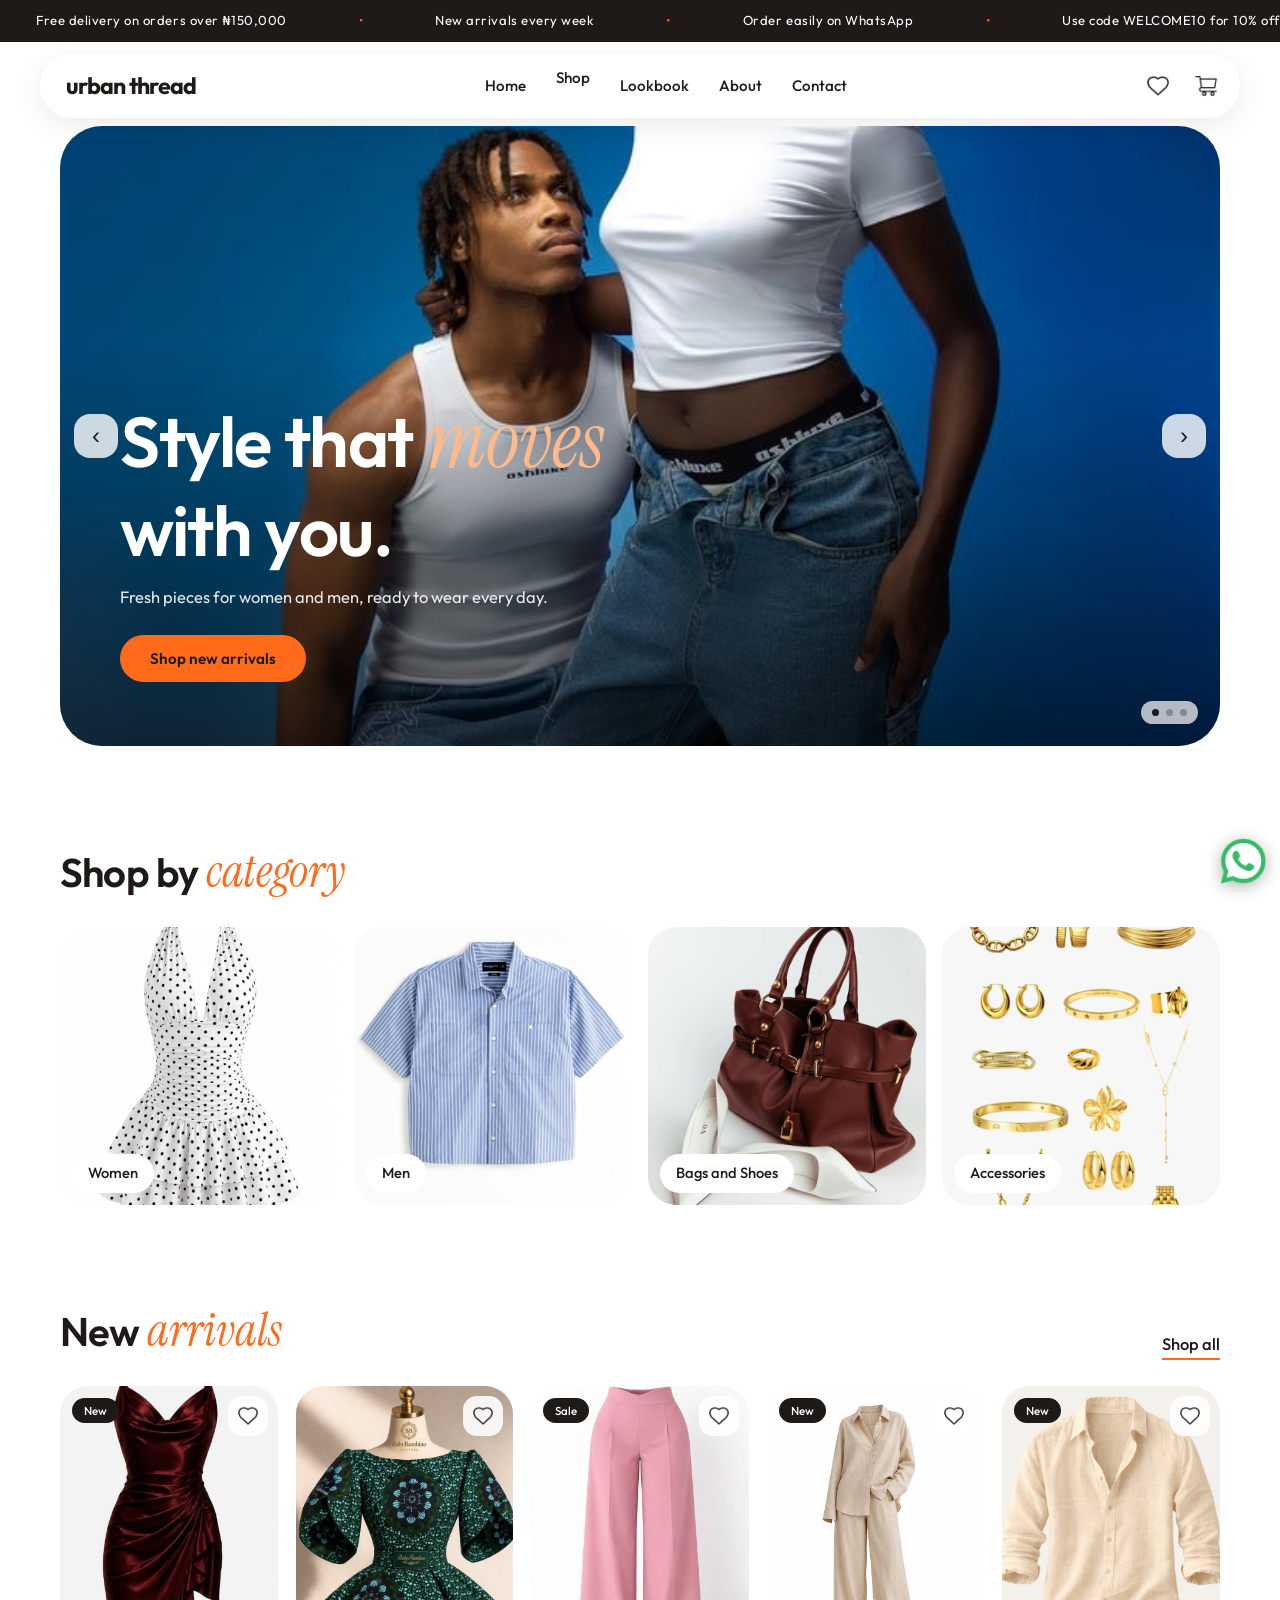
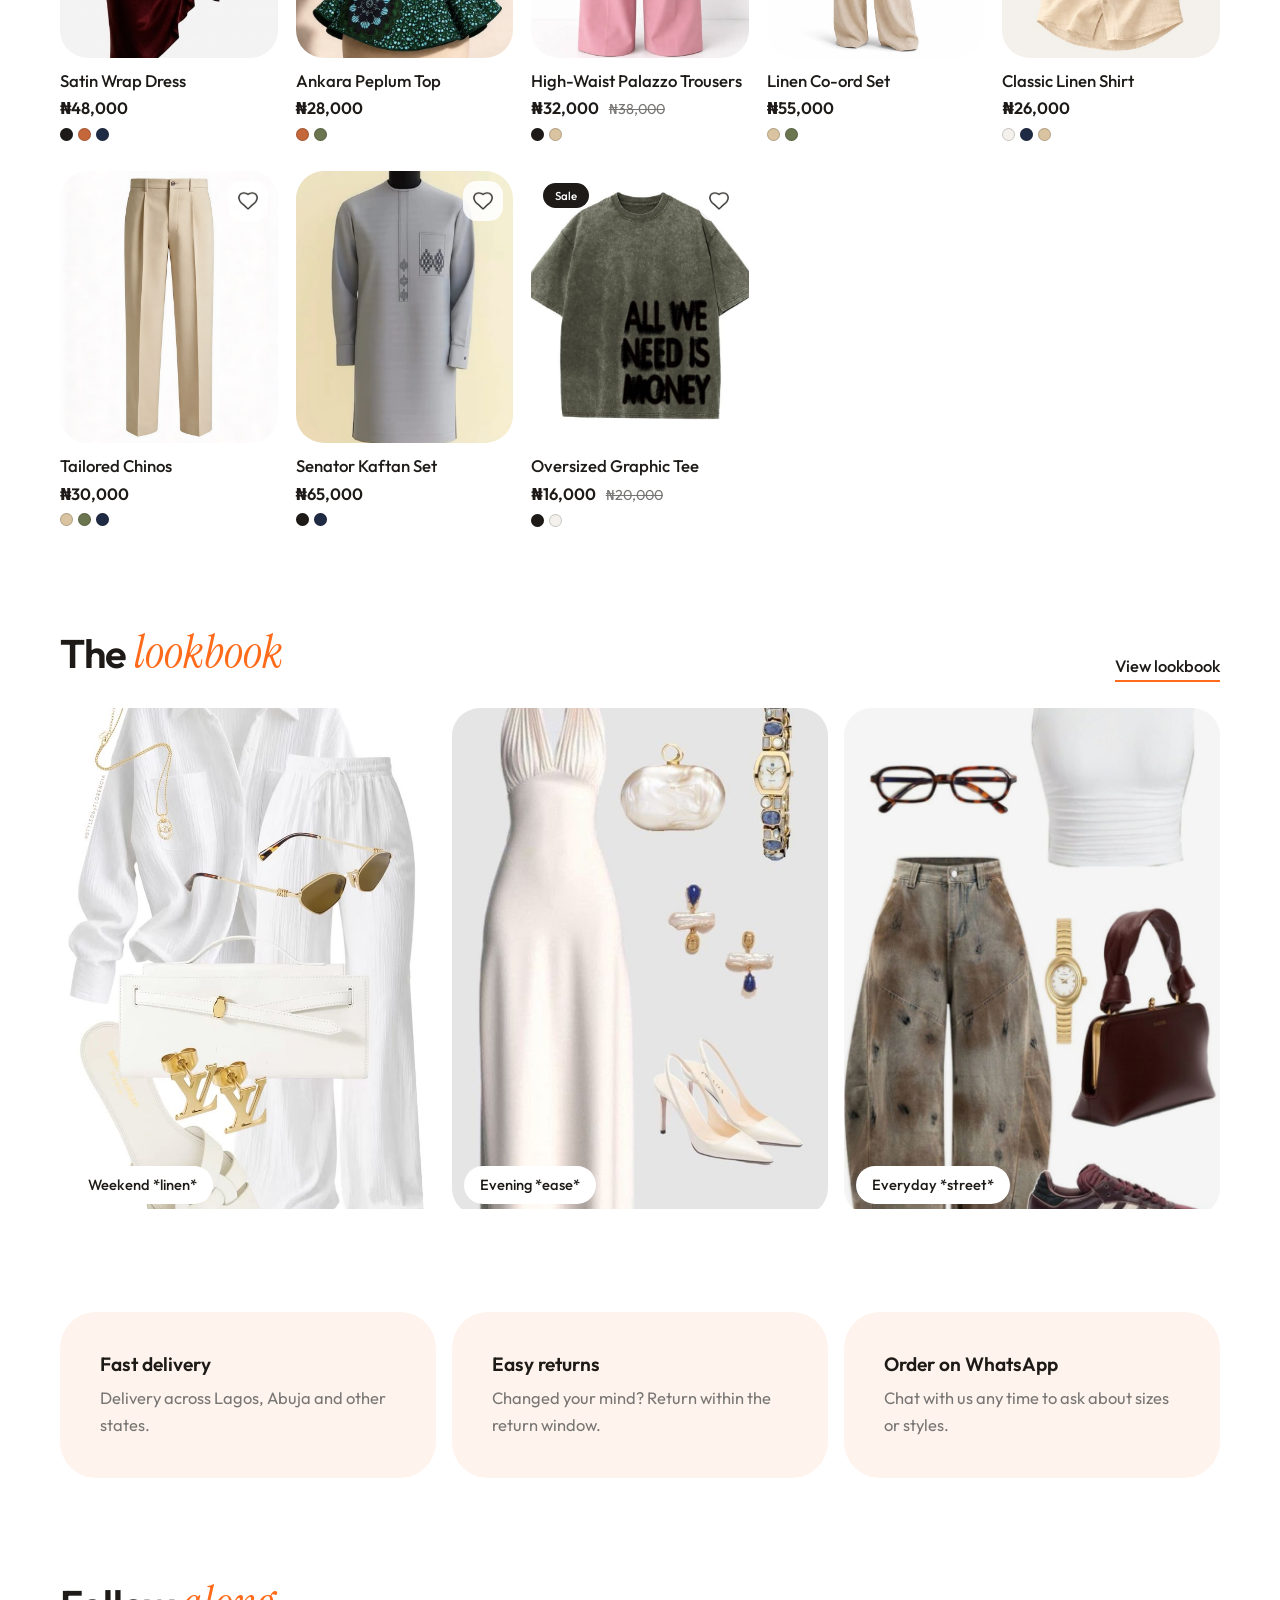
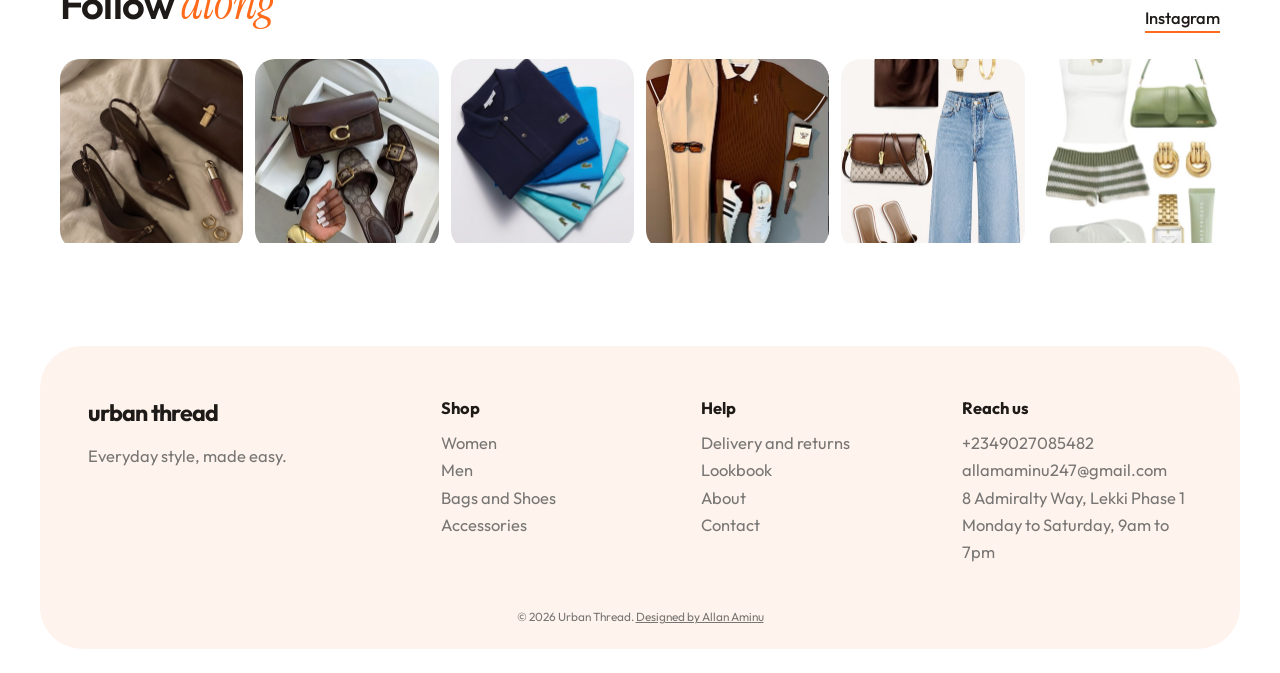
<file: index.html>
<!doctype html><html lang="en"><head><meta charset="utf-8"><meta name="viewport" content="width=device-width,initial-scale=1"><title>Urban Thread</title><link rel="preconnect" href="https://fonts.googleapis.com"><link href="https://fonts.googleapis.com/css2?family=Outfit:wght@400;500;600;700&family=Instrument+Serif:ital@1&display=swap" rel="stylesheet"><link rel="stylesheet" href="style.css"></head><body data-p="home" data-t=""><div id="an"></div><header id="h"></header><div id="home"></div><footer id="f"></footer><script src="app.js"></script></body></html>
</file>
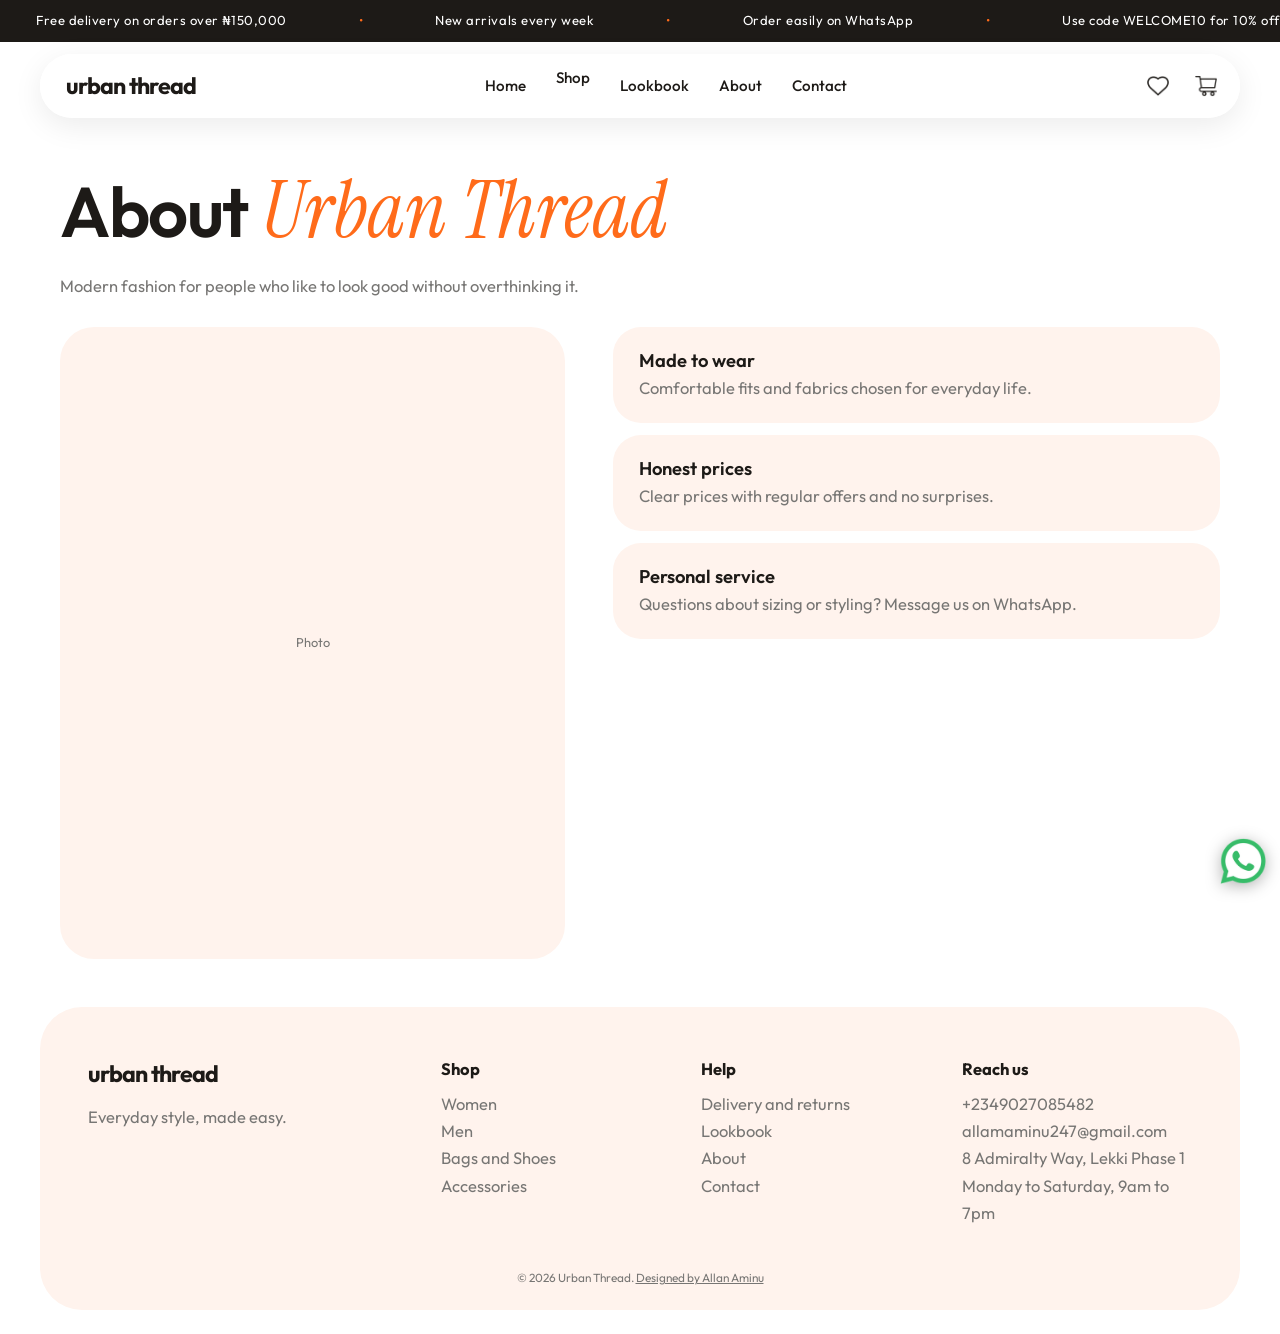
<file: about.html>
<!doctype html><html lang="en"><head><meta charset="utf-8"><meta name="viewport" content="width=device-width,initial-scale=1"><title>About</title><link rel="preconnect" href="https://fonts.googleapis.com"><link href="https://fonts.googleapis.com/css2?family=Outfit:wght@400;500;600;700&family=Instrument+Serif:ital@1&display=swap" rel="stylesheet"><link rel="stylesheet" href="style.css"></head><body data-p="ab" data-t="About"><div id="an"></div><header id="h"></header><section class="w top"><h1 id="t1"></h1><p id="t2"></p></section><section class="w two" id="ab"></section><footer id="f"></footer><script src="app.js"></script></body></html>
</file>
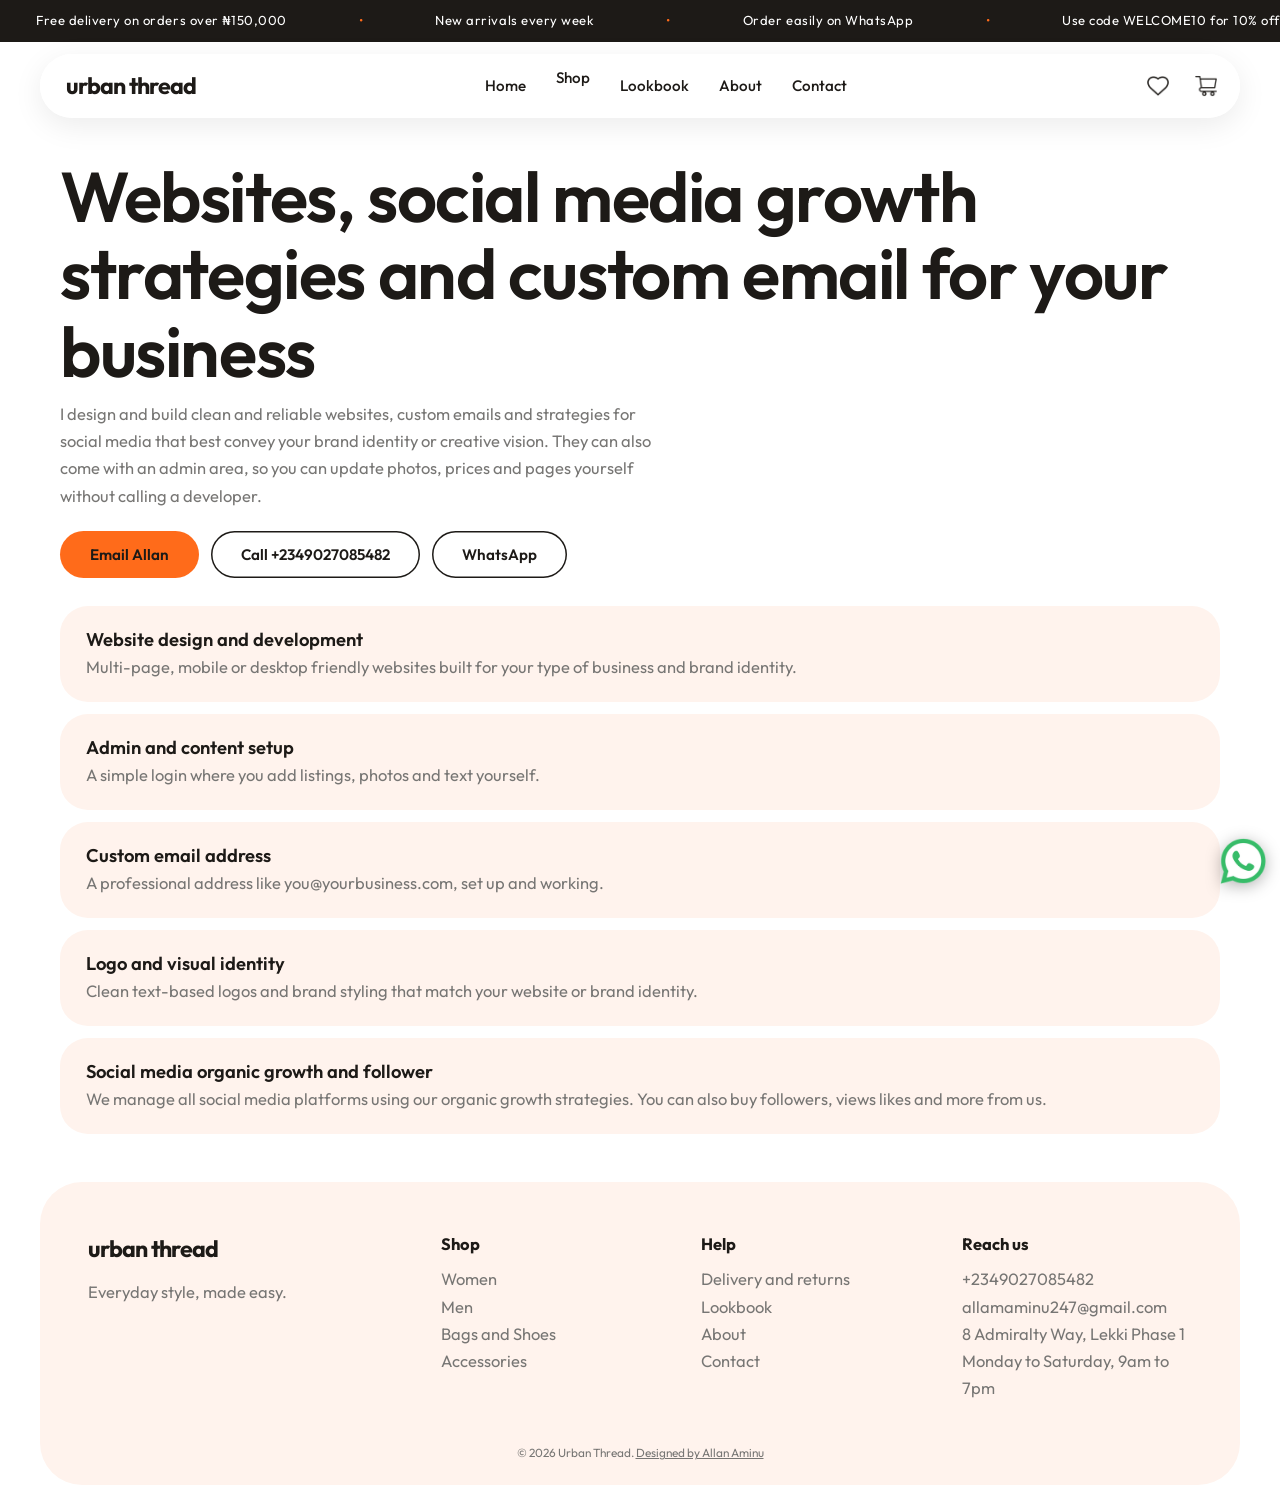
<file: built-by.html>
<!doctype html><html lang="en"><head><meta charset="utf-8"><meta name="viewport" content="width=device-width,initial-scale=1"><title>Built by Allan Aminu</title><link rel="preconnect" href="https://fonts.googleapis.com"><link href="https://fonts.googleapis.com/css2?family=Outfit:wght@400;500;600;700&family=Instrument+Serif:ital@1&display=swap" rel="stylesheet"><link rel="stylesheet" href="style.css"></head><body data-p="by" data-t="Built by Allan Aminu"><div id="an"></div><header id="h"></header><section class="w top"><h1 id="bh"></h1><p id="ba"></p><div class="row" id="bc"></div></section><section class="w" id="bs"></section><footer id="f"></footer><script src="app.js"></script></body></html>
</file>
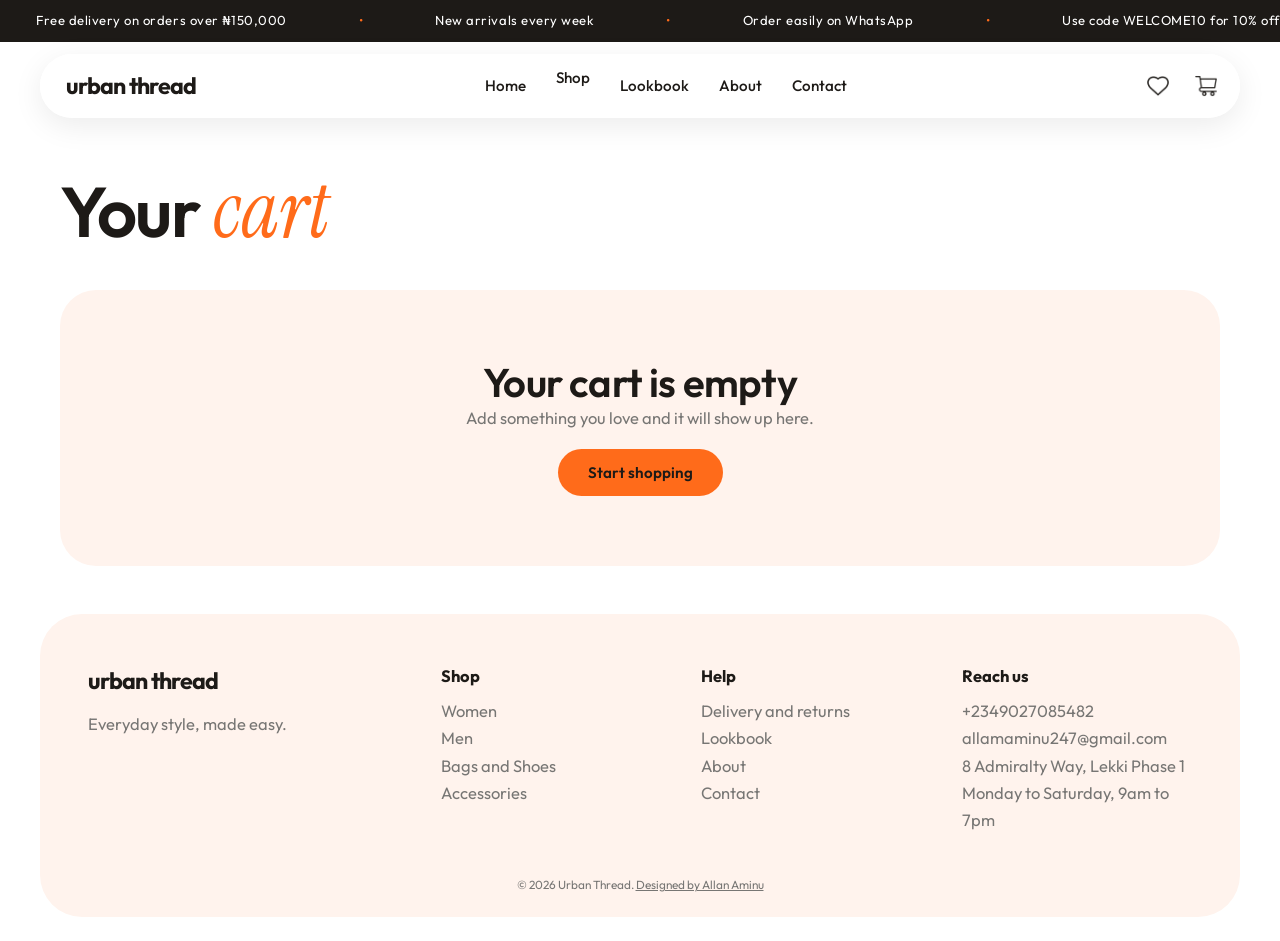
<file: cart.html>
<!doctype html><html lang="en"><head><meta charset="utf-8"><meta name="viewport" content="width=device-width,initial-scale=1"><title>Cart</title><link rel="preconnect" href="https://fonts.googleapis.com"><link href="https://fonts.googleapis.com/css2?family=Outfit:wght@400;500;600;700&family=Instrument+Serif:ital@1&display=swap" rel="stylesheet"><link rel="stylesheet" href="style.css"></head><body data-p="cart" data-t="Cart"><div id="an"></div><header id="h"></header><section class="w top"><h1>Your <em>cart</em></h1></section><section class="w" id="ct"></section><footer id="f"></footer><script src="app.js"></script></body></html>
</file>
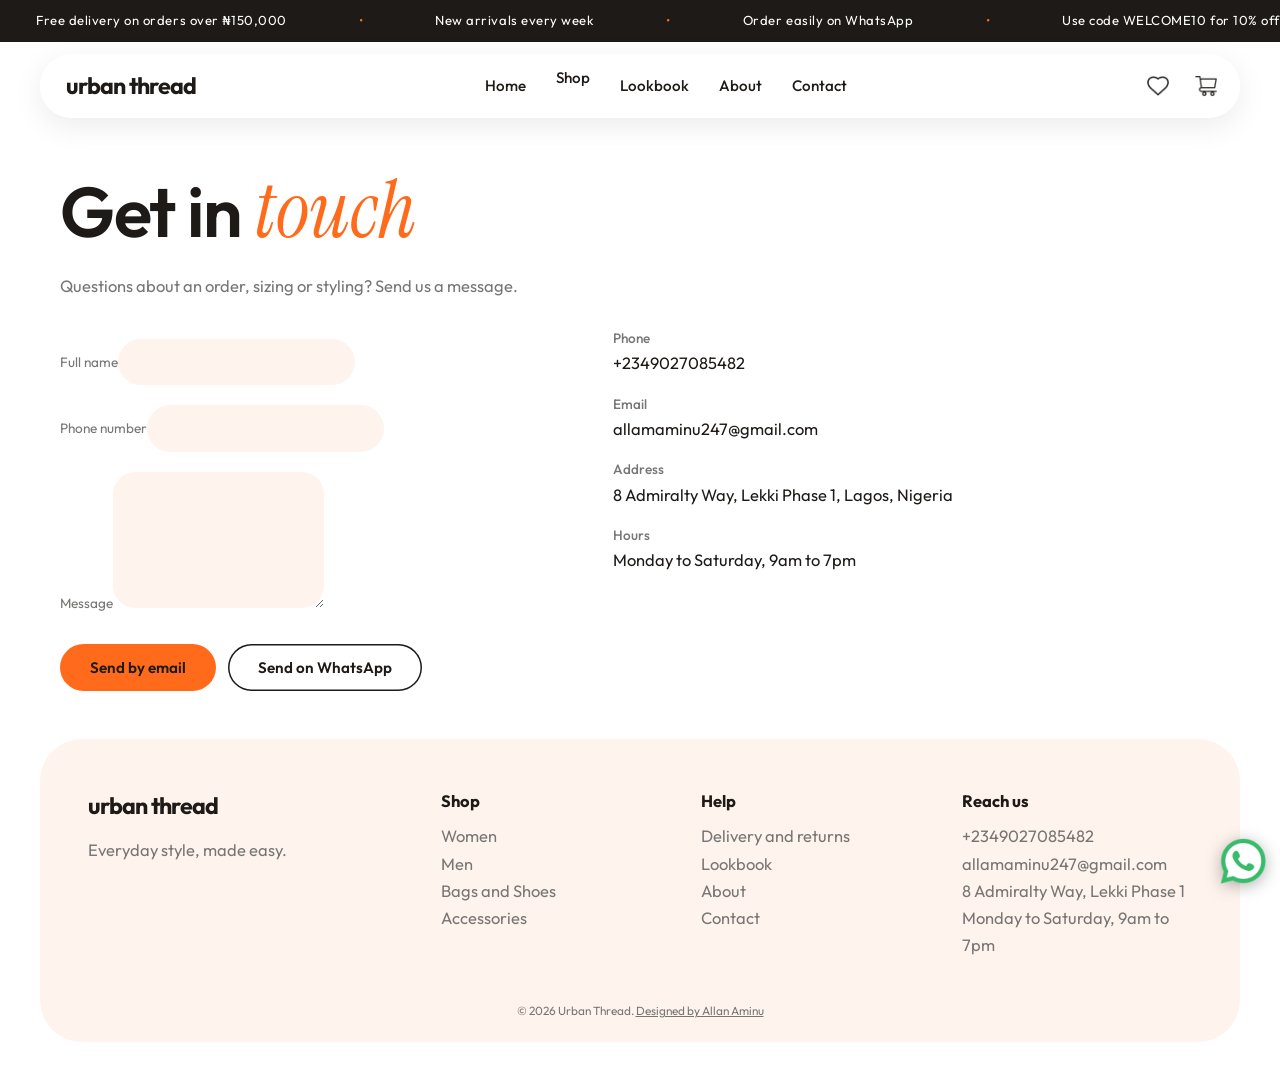
<file: contact.html>
<!doctype html><html lang="en"><head><meta charset="utf-8"><meta name="viewport" content="width=device-width,initial-scale=1"><title>Contact</title><link rel="preconnect" href="https://fonts.googleapis.com"><link href="https://fonts.googleapis.com/css2?family=Outfit:wght@400;500;600;700&family=Instrument+Serif:ital@1&display=swap" rel="stylesheet"><link rel="stylesheet" href="style.css"></head><body data-p="con" data-t="Contact"><div id="an"></div><header id="h"></header><section class="w top"><h1 id="t1"></h1><p id="t2"></p></section><section class="w two"><form class="fm" id="fm"><label>Full name<input name="nm" required></label><label>Phone number<input name="ph" type="tel" required></label><label>Message<textarea name="msg" rows="5"></textarea></label><div class="row"><button class="bt">Send by email</button><button type="button" class="bt o" id="wa">Send on WhatsApp</button></div></form><div class="ci2" id="ci"></div></section><footer id="f"></footer><script src="app.js"></script></body></html>
</file>
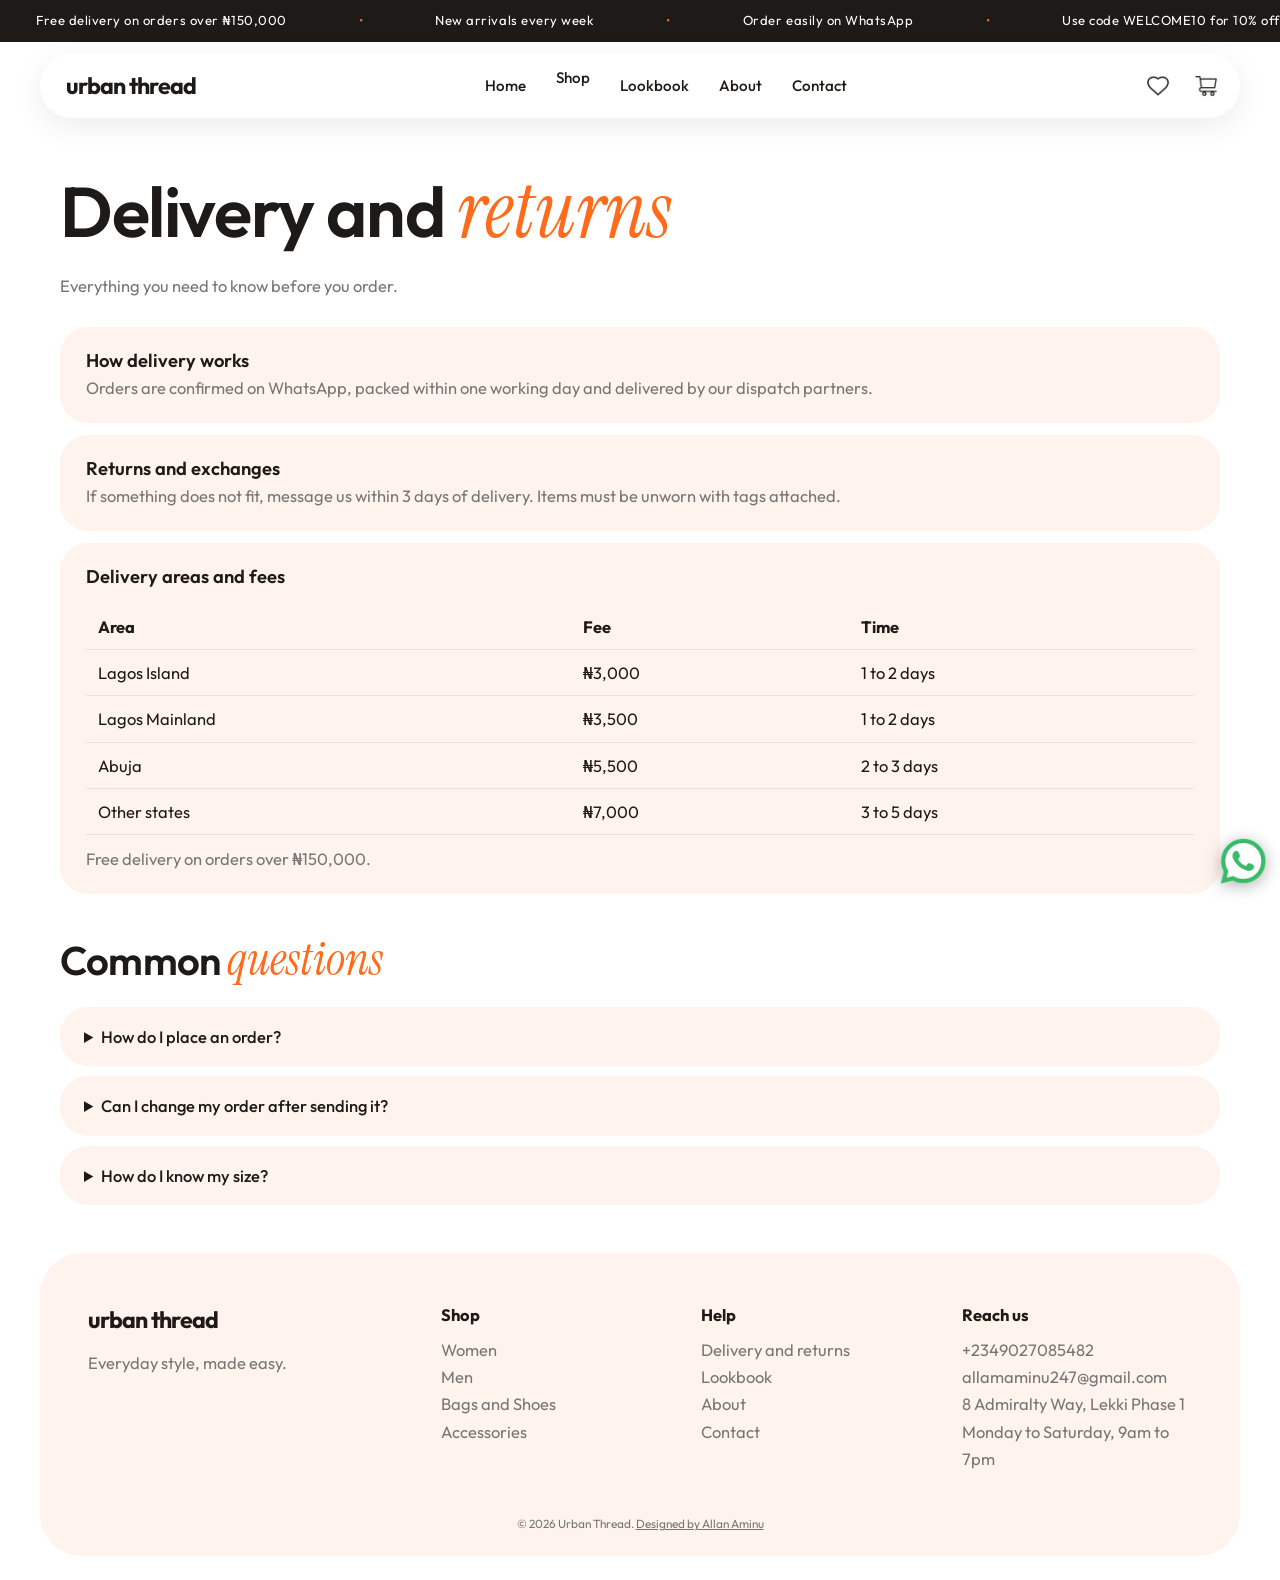
<file: delivery.html>
<!doctype html><html lang="en"><head><meta charset="utf-8"><meta name="viewport" content="width=device-width,initial-scale=1"><title>Delivery and returns</title><link rel="preconnect" href="https://fonts.googleapis.com"><link href="https://fonts.googleapis.com/css2?family=Outfit:wght@400;500;600;700&family=Instrument+Serif:ital@1&display=swap" rel="stylesheet"><link rel="stylesheet" href="style.css"></head><body data-p="dv" data-t="Delivery and returns"><div id="an"></div><header id="h"></header><section class="w top"><h1 id="t1"></h1><p id="t2"></p></section><section class="w" id="dv"></section><footer id="f"></footer><script src="app.js"></script></body></html>
</file>
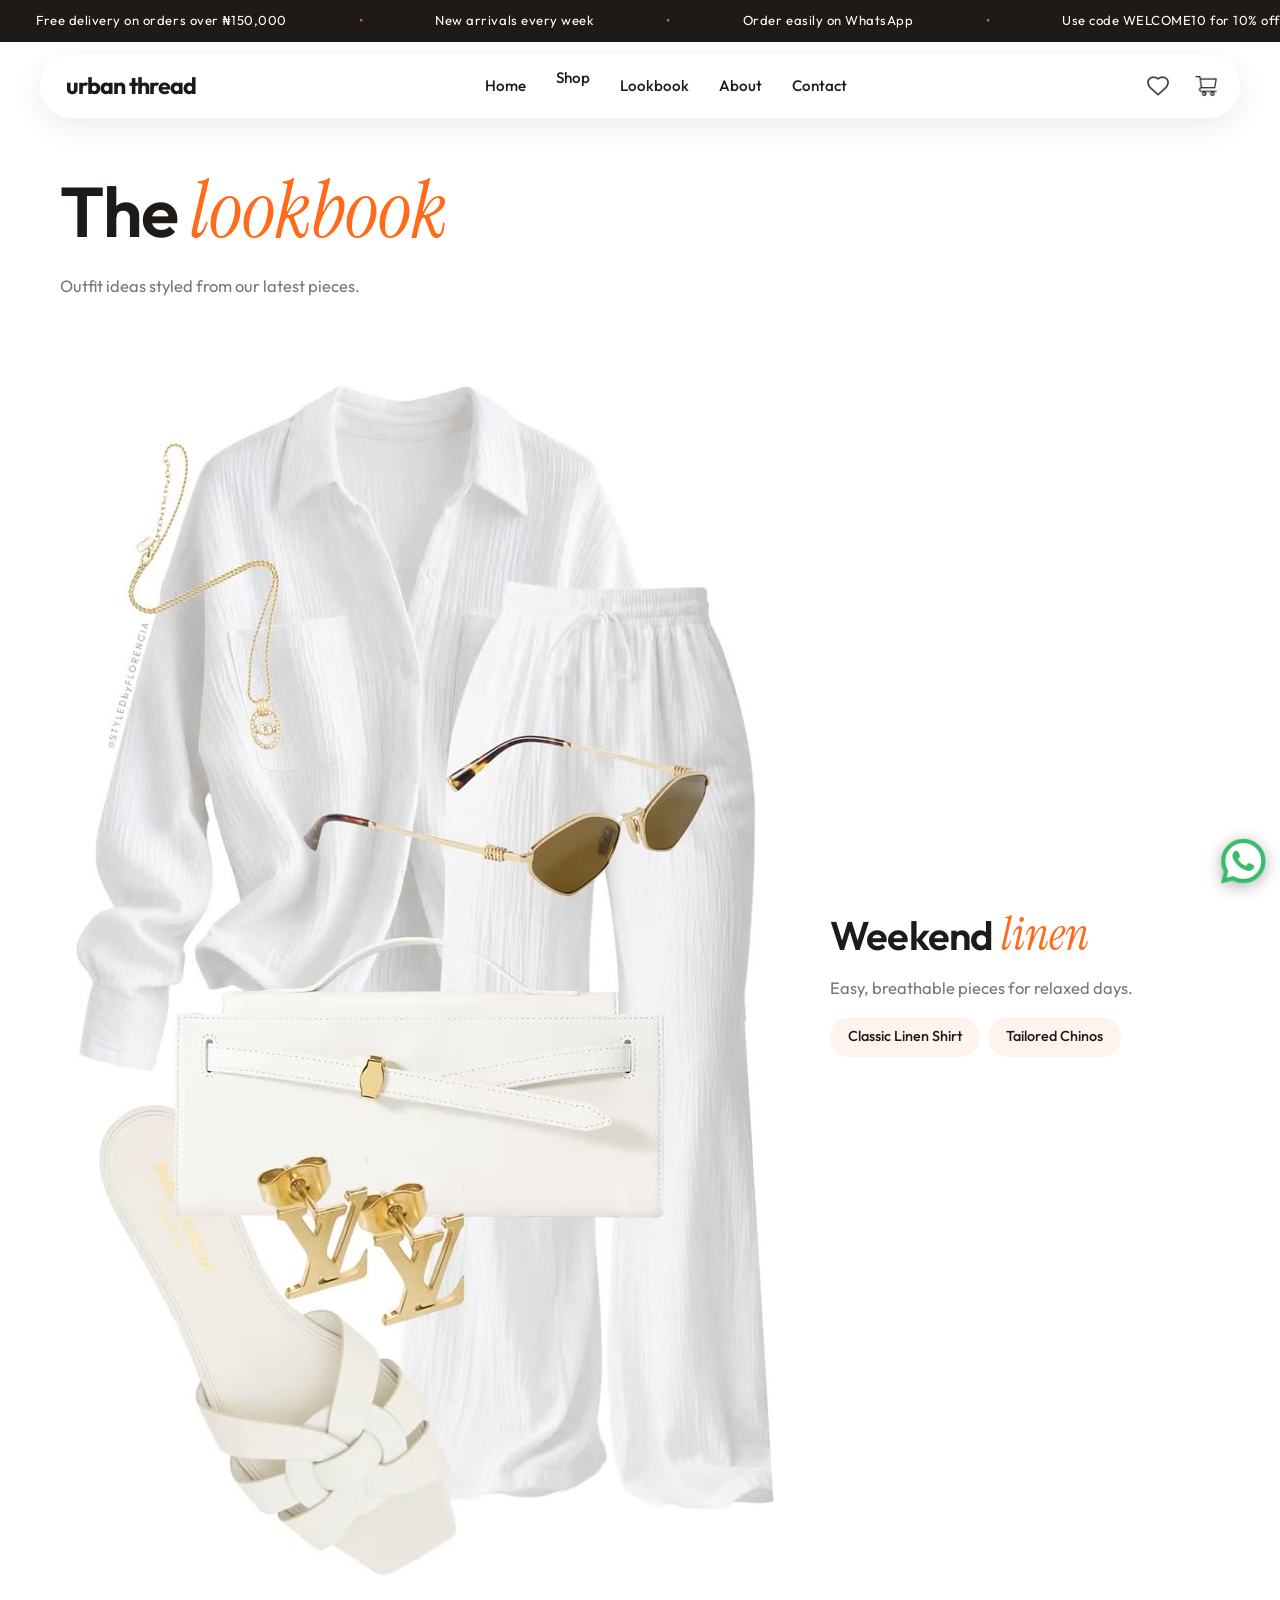
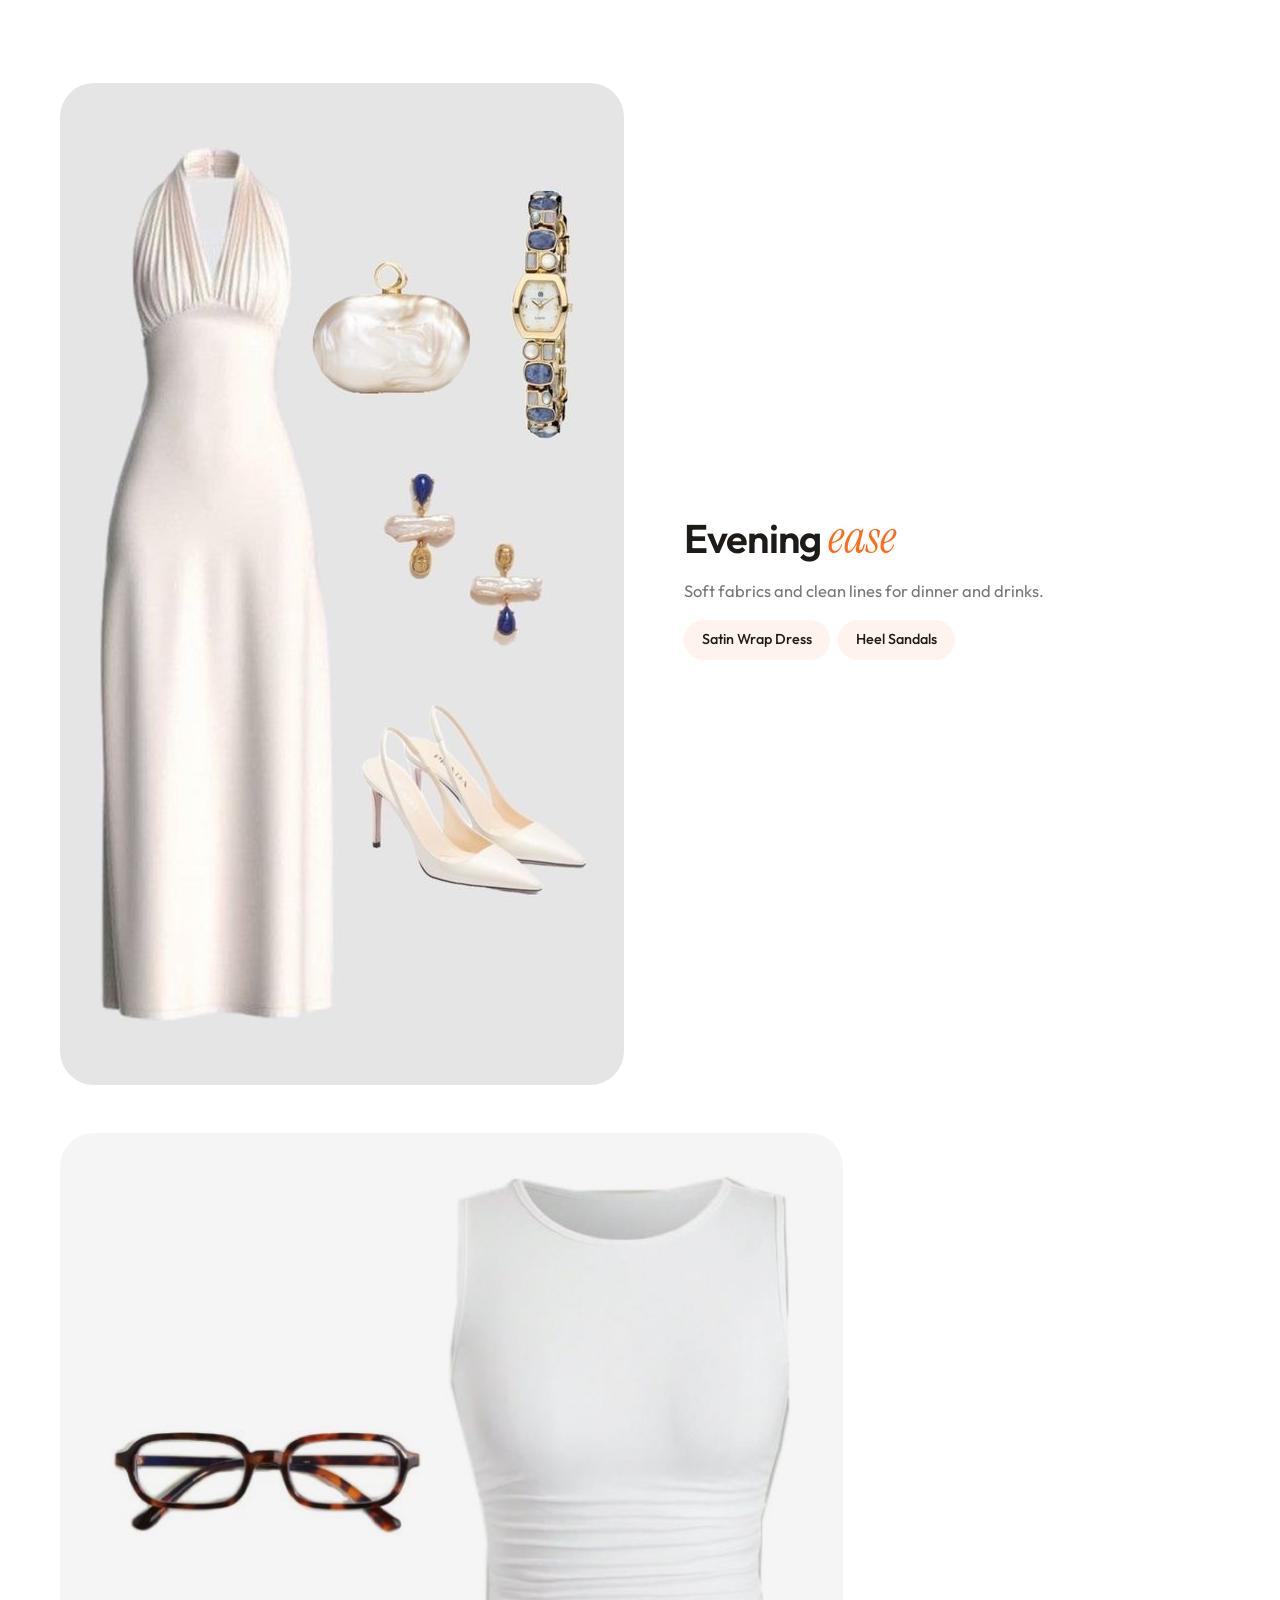
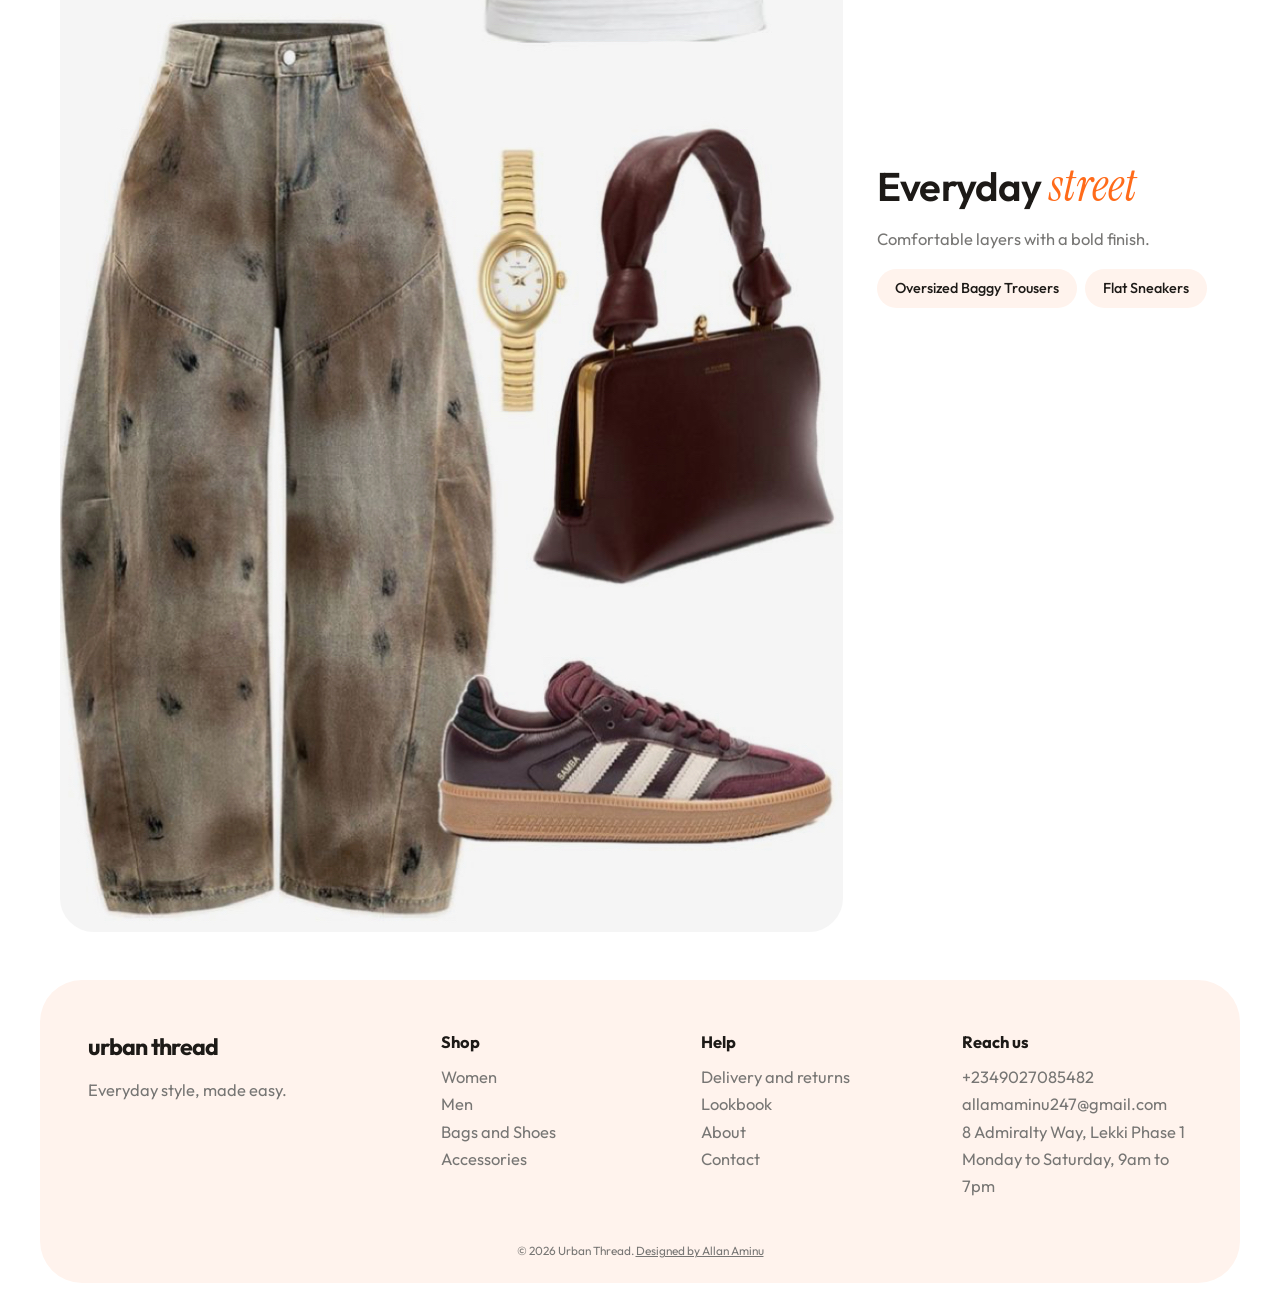
<file: lookbook.html>
<!doctype html><html lang="en"><head><meta charset="utf-8"><meta name="viewport" content="width=device-width,initial-scale=1"><title>Lookbook</title><link rel="preconnect" href="https://fonts.googleapis.com"><link href="https://fonts.googleapis.com/css2?family=Outfit:wght@400;500;600;700&family=Instrument+Serif:ital@1&display=swap" rel="stylesheet"><link rel="stylesheet" href="style.css"></head><body data-p="look" data-t="Lookbook"><div id="an"></div><header id="h"></header><section class="w top"><h1 id="t1"></h1><p id="t2"></p></section><section class="w" id="lk"></section><footer id="f"></footer><script src="app.js"></script></body></html>
</file>
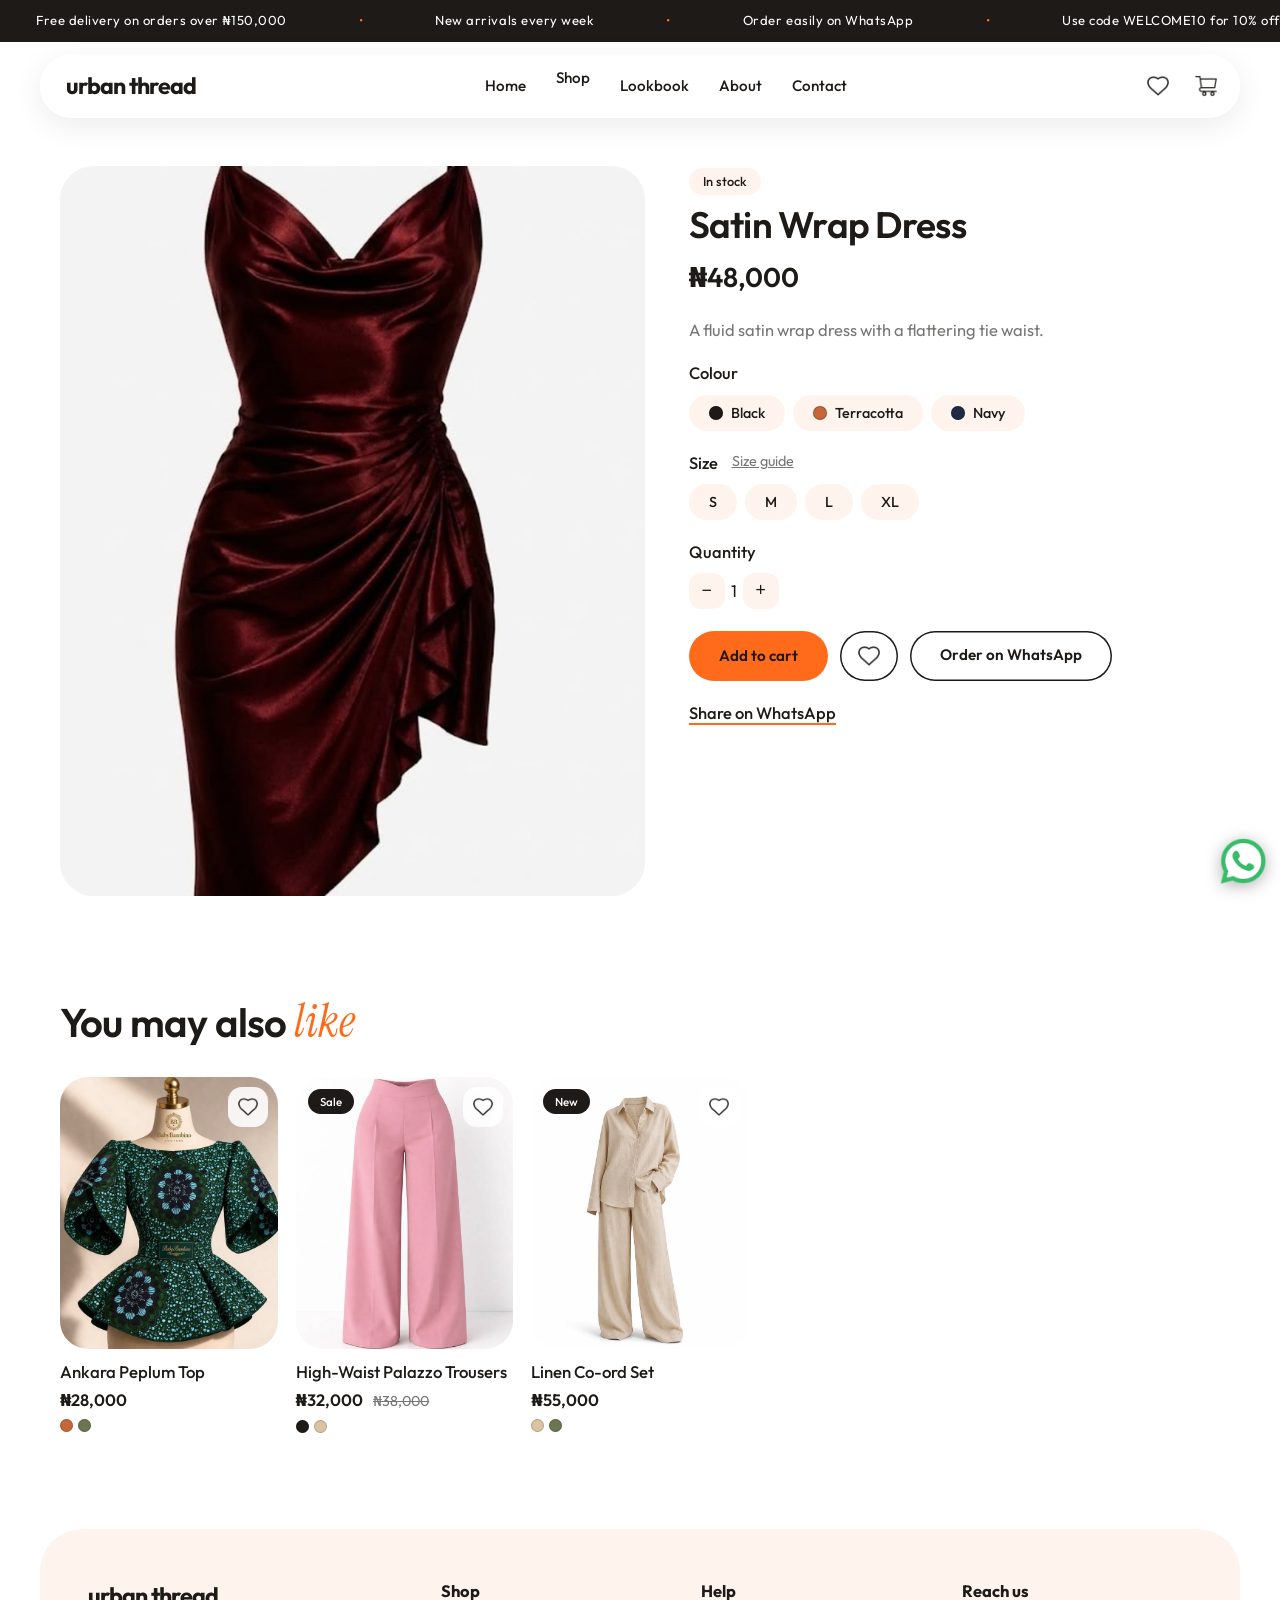
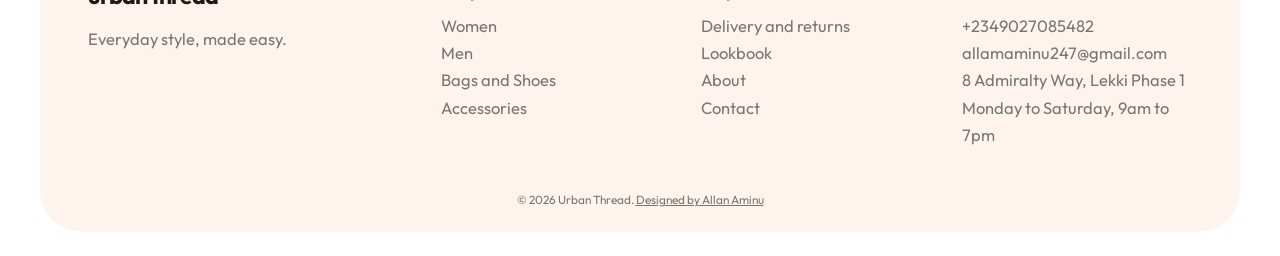
<file: product.html>
<!doctype html><html lang="en"><head><meta charset="utf-8"><meta name="viewport" content="width=device-width,initial-scale=1"><title>Product</title><link rel="preconnect" href="https://fonts.googleapis.com"><link href="https://fonts.googleapis.com/css2?family=Outfit:wght@400;500;600;700&family=Instrument+Serif:ital@1&display=swap" rel="stylesheet"><link rel="stylesheet" href="style.css"></head><body data-p="prod" data-t="Product"><div id="an"></div><header id="h"></header><section class="w sec det" id="pd"></section><section class="w sec" id="rel"></section><footer id="f"></footer><script src="app.js"></script></body></html>
</file>
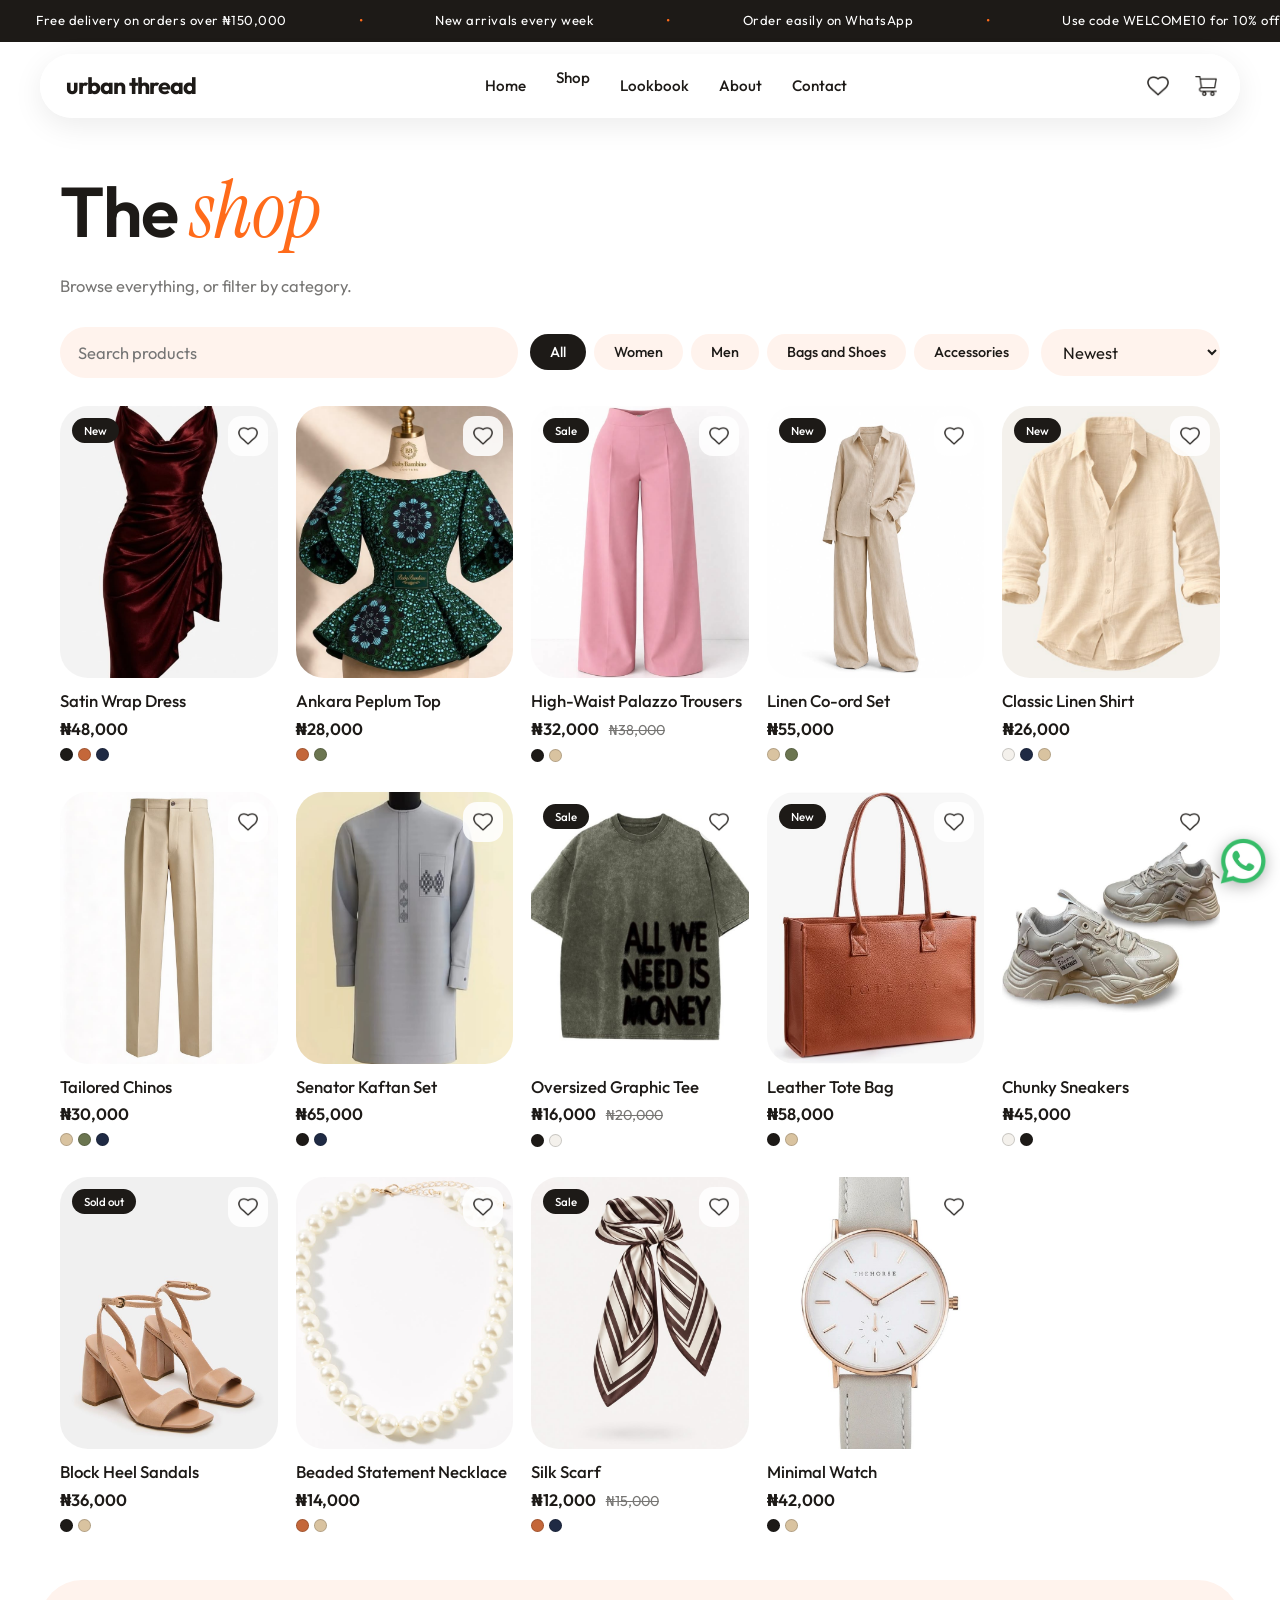
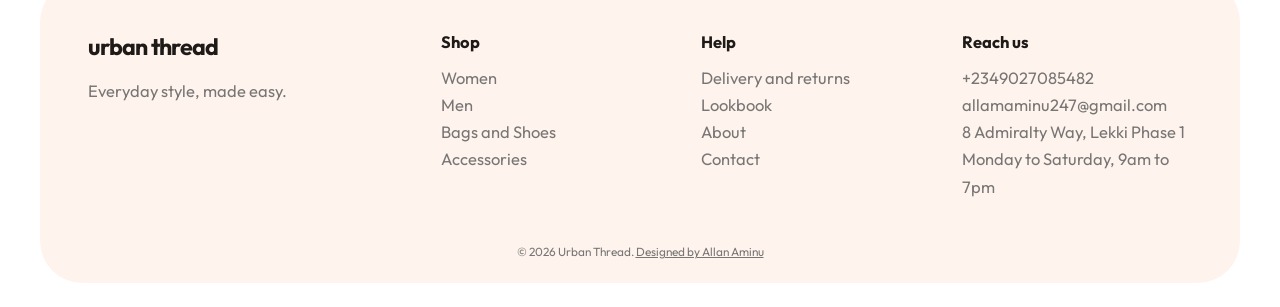
<file: shop.html>
<!doctype html><html lang="en"><head><meta charset="utf-8"><meta name="viewport" content="width=device-width,initial-scale=1"><title>Shop</title><link rel="preconnect" href="https://fonts.googleapis.com"><link href="https://fonts.googleapis.com/css2?family=Outfit:wght@400;500;600;700&family=Instrument+Serif:ital@1&display=swap" rel="stylesheet"><link rel="stylesheet" href="style.css"></head><body data-p="shop" data-t="Shop"><div id="an"></div><header id="h"></header><section class="w top"><h1 id="t1"></h1><p id="t2"></p></section><section class="w"><div class="tool" id="tl"></div><div class="gr" id="pl"></div></section><footer id="f"></footer><script src="app.js"></script></body></html>
</file>
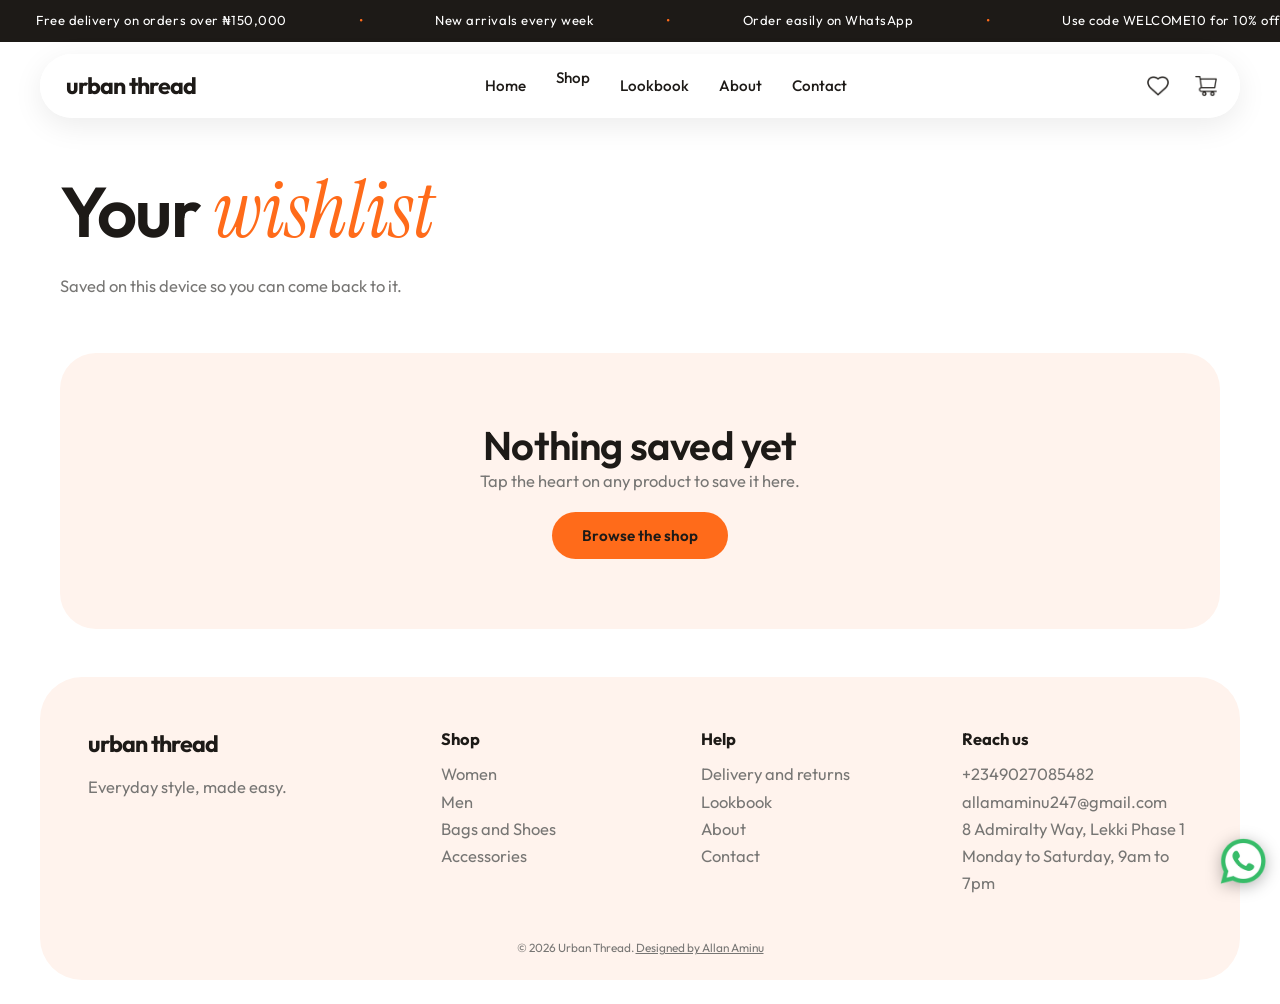
<file: wishlist.html>
<!doctype html><html lang="en"><head><meta charset="utf-8"><meta name="viewport" content="width=device-width,initial-scale=1"><title>Wishlist</title><link rel="preconnect" href="https://fonts.googleapis.com"><link href="https://fonts.googleapis.com/css2?family=Outfit:wght@400;500;600;700&family=Instrument+Serif:ital@1&display=swap" rel="stylesheet"><link rel="stylesheet" href="style.css"></head><body data-p="wish" data-t="Wishlist"><div id="an"></div><header id="h"></header><section class="w top"><h1 id="t1"></h1><p id="t2"></p></section><section class="w"><div class="row" id="wa2" style="margin:0 0 26px"></div><div class="gr" id="pl"></div></section><footer id="f"></footer><script src="app.js"></script></body></html>
</file>
<file: style.css>
:root{--bg:#fff;--ink:#1d1a17;--ac:#ff6b1a;--r:28px;--f:Outfit;--soft:color-mix(in srgb,var(--ac) 8%,var(--bg));--ln:color-mix(in srgb,var(--ink) 12%,var(--bg));--mu:color-mix(in srgb,var(--ink) 60%,var(--bg))}
*{box-sizing:border-box;margin:0}[hidden]{display:none!important}
body{font:16.5px/1.65 var(--f),Outfit,system-ui,sans-serif;color:var(--ink);background:var(--bg)}
h1,h2,h3,.h1{font-weight:600;line-height:1.1;letter-spacing:-.02em}h1,.h1{font-size:clamp(2.4rem,6vw,4.4rem)}h2{font-size:clamp(1.7rem,3.6vw,2.5rem)}h3{font-size:1.05rem;font-weight:500;letter-spacing:0;line-height:1.35}
em{font:italic 400 1.14em 'Instrument Serif',Georgia,serif;letter-spacing:0;color:var(--ac)}
a{color:inherit;text-decoration:none}:focus-visible{outline:2px solid var(--ac);outline-offset:3px}.w{max-width:1200px;margin:auto;padding:0 20px}.mu{color:var(--mu)}
.sec{padding-top:48px;padding-bottom:48px}.top{padding-top:40px;padding-bottom:28px}.top p{color:var(--mu);margin-top:10px;max-width:36em}
.an{background:var(--ink);color:var(--bg);overflow:hidden;font-size:.82rem;letter-spacing:.04em}.mq{display:flex;width:max-content;animation:mq 60s linear infinite}.mq span{padding:10px 36px;white-space:nowrap}.mq span::after{content:"\2022";margin-left:72px;color:var(--ac)}.an:hover .mq{animation-play-state:paused}@keyframes mq{to{transform:translateX(-50%)}}
header{position:sticky;top:12px;z-index:30;width:min(1200px,calc(100% - 24px));height:64px;margin:12px auto 0;border-radius:999px;background:color-mix(in srgb,var(--bg) 84%,transparent);-webkit-backdrop-filter:blur(16px);backdrop-filter:blur(16px);box-shadow:0 8px 30px rgba(0,0,0,.08);display:flex;align-items:center;justify-content:space-between;padding:0 12px 0 26px}
.logo{font-size:1.45rem;font-weight:700;letter-spacing:-.03em}.lgi{height:36px;display:block}
nav{display:flex;gap:30px;font-weight:500;font-size:.95rem}.dd{position:relative}nav>a,.dd>a{padding:8px 0}nav a:hover,.dd:hover>a{color:var(--ac)}
.dm{display:none;position:absolute;top:calc(100% + 6px);left:-24px;min-width:270px;background:var(--bg);border-radius:var(--r);box-shadow:0 18px 50px rgba(0,0,0,.14);padding:10px}.dm::before{content:"";position:absolute;top:-14px;left:0;right:0;height:14px}.dd:hover .dm,.dd:focus-within .dm{display:block}
.dm a{display:flex;align-items:center;gap:12px;padding:8px 10px;border-radius:18px}.dm a:hover{background:var(--soft);color:var(--ink)}.th{width:44px;height:44px;border-radius:14px;overflow:hidden;background:var(--soft);flex:none}.th img,.th .ph{width:100%;height:100%;object-fit:cover;aspect-ratio:auto;border-radius:0}
.hi2{display:flex;gap:4px;align-items:center}.hi2 a,.hi2 button{position:relative;width:44px;height:44px;border-radius:50%;display:grid;place-items:center;background:none;border:0;color:inherit;cursor:pointer}.hi2 a:hover{background:var(--soft)}
.hi2 b{position:absolute;top:3px;right:1px;min-width:18px;height:18px;border-radius:9px;background:var(--ac);color:var(--ink);font:700 .68rem/18px Outfit,sans-serif;text-align:center;padding:0 5px}.hi2 b:empty{display:none}
.ic{display:block;width:22px;height:22px;background:currentColor;-webkit-mask:var(--m) center/contain no-repeat;mask:var(--m) center/contain no-repeat}.i-h{--m:var(--h)}.i-c{--m:var(--ct)}
.mb{display:none!important;flex-direction:column;gap:5px;justify-content:center;align-items:center}.mb i{display:block;width:20px;height:2px;background:currentColor;border-radius:2px}
.bt{display:inline-block;padding:14px 30px;background:var(--ac);color:var(--ink);border:0;border-radius:999px;font:600 .95rem var(--f),Outfit,sans-serif;cursor:pointer;transition:transform .2s}.bt:hover{transform:translateY(-2px)}.bt.o{background:none;box-shadow:inset 0 0 0 1.5px var(--ink)}.bt.k{background:var(--ink);color:var(--bg)}.bt[disabled]{opacity:.45;cursor:not-allowed}.row{display:flex;gap:12px;flex-wrap:wrap;margin-top:22px}
.hero{position:relative;height:min(74vh,620px);min-height:440px;border-radius:calc(var(--r) + 14px);overflow:hidden;background:linear-gradient(135deg,var(--soft),color-mix(in srgb,var(--ac) 24%,var(--bg)))}
.sl{position:absolute;inset:0;opacity:0;transition:opacity .9s;pointer-events:none}.sl.on{opacity:1;pointer-events:auto;z-index:1}.sl>img,.sl>.ph{position:absolute;inset:0;width:100%;height:100%;object-fit:cover;aspect-ratio:auto;border-radius:0}
.hero .sl{display:flex;align-items:flex-end}.sl.hi::after{content:"";position:absolute;inset:0;background:linear-gradient(transparent 35%,rgba(0,0,0,.6))}.tx{position:relative;z-index:2;padding:0 clamp(22px,5vw,60px) clamp(36px,6vw,64px);max-width:720px}.tx p{margin:14px 0 24px;max-width:28em;opacity:.9}.sl.hi .tx{color:#fff}.sl.hi em{color:#ffb98a}
.pv,.nx{position:absolute;top:50%;transform:translateY(-50%);z-index:3;width:44px;height:44px;border-radius:16px;border:0;background:color-mix(in srgb,var(--bg) 80%,transparent);color:var(--ink);font-size:1.5rem;line-height:1;cursor:pointer}.pv{left:14px}.nx{right:14px}
.dt{position:absolute;right:22px;bottom:22px;display:flex;gap:7px;z-index:3;background:color-mix(in srgb,var(--bg) 70%,transparent);padding:8px 11px;border-radius:99px}.dt i{width:7px;height:7px;border-radius:50%;background:color-mix(in srgb,var(--ink) 30%,transparent);cursor:pointer}.dt i.on{background:var(--ink)}
.hd{display:flex;justify-content:space-between;align-items:end;gap:14px;margin-bottom:26px}.lk{font-weight:500;border-bottom:2px solid var(--ac)}
.ph{display:grid;place-items:center;background:var(--soft);color:var(--mu);font-size:.8rem;aspect-ratio:4/5;width:100%;border-radius:var(--r)}.ph::after{content:"Photo"}
.cg{display:grid;gap:16px;grid-template-columns:repeat(auto-fit,minmax(170px,1fr))}.ctl{position:relative;display:block;border-radius:var(--r);overflow:hidden;aspect-ratio:1}.ctl img,.ctl .ph{width:100%;height:100%;object-fit:cover;aspect-ratio:auto;border-radius:0;transition:transform .5s}.ctl:hover img{transform:scale(1.05)}.ctl span{position:absolute;left:12px;bottom:12px;background:var(--bg);padding:7px 16px;border-radius:99px;font-weight:500;font-size:.92rem}
.gr{display:grid;gap:30px 18px;grid-template-columns:repeat(auto-fill,minmax(210px,1fr))}.pc{display:block}.pi{position:relative;border-radius:var(--r);overflow:hidden;background:var(--soft);margin-bottom:12px}.pi img,.pi .ph{width:100%;aspect-ratio:4/5;object-fit:cover;display:block;border-radius:0;transition:transform .5s}.pc:hover .pi img{transform:scale(1.04)}
.bgs{position:absolute;left:12px;top:12px;display:flex;gap:6px;flex-wrap:wrap}.bg{background:var(--ink);color:var(--bg);padding:3px 12px;border-radius:99px;font-size:.72rem;font-weight:500}
.hr{position:absolute;top:10px;right:10px;width:40px;height:40px;border-radius:14px;border:0;background:color-mix(in srgb,var(--bg) 88%,transparent);display:grid;place-items:center;cursor:pointer;color:var(--ink);z-index:2}.hr .ic{--m:var(--h);width:20px;height:20px}.hr.on .ic{--m:var(--hf);background:var(--ac)}
.pp{display:flex;gap:10px;align-items:baseline;font-weight:600;margin-top:2px}.pp s,.pr0 s{color:var(--mu);font-weight:400;font-size:.9rem}.cds{display:flex;gap:5px;margin-top:6px}.cdot{width:13px;height:13px;border-radius:50%;box-shadow:inset 0 0 0 1px rgba(0,0,0,.18)}
.pn{background:var(--soft);border-radius:calc(var(--r) + 8px);padding:clamp(22px,4vw,40px)}.promo{display:grid;grid-template-columns:1fr 1fr;gap:34px;align-items:center}.promo:has(.ph:first-child),.promo>img{}.promo img,.promo .ph{border-radius:var(--r);aspect-ratio:4/3}.promo p{margin:12px 0 22px;color:var(--mu)}
.pk{display:grid;gap:16px;grid-template-columns:repeat(auto-fit,minmax(240px,1fr))}.pk h3{font-size:1.2rem;font-weight:600;margin-bottom:6px}.pk p{color:var(--mu)}
.lg{display:grid;gap:16px;grid-template-columns:repeat(auto-fit,minmax(240px,1fr))}.lkc{position:relative;display:block;border-radius:var(--r);overflow:hidden}.lkc img,.lkc .ph{width:100%;aspect-ratio:3/4;object-fit:cover}.lkc span{position:absolute;left:12px;bottom:12px;background:var(--bg);padding:7px 16px;border-radius:99px;font-weight:500;font-size:.92rem}
.ig{display:grid;gap:12px;grid-template-columns:repeat(auto-fit,minmax(150px,1fr))}.ig a{display:block;border-radius:calc(var(--r) - 8px);overflow:hidden}.ig img,.ig .ph{width:100%;aspect-ratio:1;object-fit:cover}
.tool{display:flex;gap:12px;flex-wrap:wrap;align-items:center;margin-bottom:28px}.tool input,.tool select,.fm input,.fm select,.fm textarea,.cdi input,.cs select{padding:12px 18px;border:0;border-radius:999px;background:var(--soft);font:inherit;color:inherit;min-width:0}.fm textarea{border-radius:22px}.tool input{flex:1;min-width:200px}
.chips{display:flex;gap:8px;flex-wrap:wrap}.chips button,.opt button{border:0;background:var(--soft);padding:9px 20px;border-radius:999px;font:500 .9rem var(--f),Outfit,sans-serif;color:inherit;cursor:pointer}.chips .on,.opt .on{background:var(--ink);color:var(--bg)}
.det{display:grid;grid-template-columns:1.1fr 1fr;gap:44px;align-items:start}.gal{position:relative;border-radius:calc(var(--r) + 6px);overflow:hidden;background:var(--soft);aspect-ratio:4/5;cursor:zoom-in}.gal .sl>img,.gal .sl>.ph{cursor:zoom-in}.tb{display:flex;gap:10px;margin-top:12px}.tb>*{width:72px;height:72px;border-radius:18px;object-fit:cover;opacity:.55;cursor:pointer;aspect-ratio:auto}.tb>.on{opacity:1;box-shadow:0 0 0 2px var(--ac)}
.pr0{font-size:1.7rem;font-weight:600;display:flex;gap:12px;align-items:baseline;margin:10px 0}.st{display:inline-block;padding:3px 14px;border-radius:99px;background:var(--soft);font-size:.8rem;font-weight:500}.st.lo{background:#ffe4cc}.st.so{background:#eee;color:#666}
.opt{display:flex;gap:8px;flex-wrap:wrap;margin:8px 0 18px}.opt button{display:inline-flex;gap:8px;align-items:center}.opt button.c i{width:14px;height:14px;border-radius:50%;box-shadow:inset 0 0 0 1px rgba(0,0,0,.2)}.lbl{font-weight:500;display:flex;gap:14px;align-items:center;margin-top:16px}.lbl a{color:var(--mu);text-decoration:underline;font-weight:400;font-size:.9rem;cursor:pointer}
.qt{display:inline-flex;align-items:center;gap:6px}.qt button{width:36px;height:36px;border-radius:12px;border:0;background:var(--soft);cursor:pointer;font-size:1.1rem;color:inherit}.qt .rm{width:auto;padding:0 14px;font-size:.85rem;background:none;color:var(--mu);text-decoration:underline}.ds{white-space:pre-line;color:var(--mu);margin:16px 0}
.cw{display:grid;grid-template-columns:1.2fr 1fr;gap:24px;align-items:start}.li{display:grid;grid-template-columns:84px 1fr auto;gap:16px;align-items:center;padding:14px;background:var(--soft);border-radius:var(--r);margin-bottom:12px}.li img,.li .ph{width:84px;height:100px;object-fit:cover;aspect-ratio:auto;border-radius:20px}
.cs{position:sticky;top:90px}.cs label,.fm label{display:block;font-size:.85rem;color:var(--mu);margin:12px 0 4px}.cs select,.cs input,.cs textarea{width:100%;background:var(--bg)}.cs .fm input,.cs .fm textarea{background:var(--bg);width:100%}.cdi{display:flex;gap:8px}.cdi input{flex:1;background:var(--bg)}
.tl2{display:flex;justify-content:space-between;padding:4px 0}.tl2.t{font-weight:700;font-size:1.15rem;padding-top:12px;margin-top:8px}.rd{display:flex;gap:10px;align-items:center;margin:8px 0;font-weight:500}.pt{background:var(--bg);border-radius:20px;padding:14px 18px;white-space:pre-line;color:var(--mu);font-size:.92rem;margin-bottom:6px}.emp{text-align:center;padding:70px 20px}.emp .bt{margin-top:18px}
.lkb{display:grid;grid-template-columns:1.1fr 1fr;gap:34px;align-items:center;margin-bottom:48px}.lkb>img,.lkb>.ph{border-radius:calc(var(--r) + 6px);aspect-ratio:4/5;object-fit:cover}.chp{display:flex;gap:8px;flex-wrap:wrap;margin-top:16px}.chp a{background:var(--soft);padding:8px 18px;border-radius:999px;font-weight:500;font-size:.9rem}
.two{display:grid;grid-template-columns:1fr 1.2fr;gap:48px;align-items:start}.two img,.two .ph{border-radius:calc(var(--r) + 6px)}.val{background:var(--soft);border-radius:var(--r);padding:22px 26px;margin-bottom:12px}.val p{color:var(--mu)}.fm{display:grid;gap:4px}.ci2 p{margin-bottom:16px}.ci2 b{display:block;color:var(--mu);font-weight:500;font-size:.85rem}
details{background:var(--soft);border-radius:var(--r);padding:16px 24px;margin-bottom:10px}summary{cursor:pointer;font-weight:500}details p{color:var(--mu);margin-top:8px}.tw{overflow:auto}table{border-collapse:collapse;width:100%;margin-top:14px}th,td{padding:9px 12px;text-align:left;border-bottom:1px solid var(--ln);white-space:nowrap}
.md{position:fixed;inset:0;z-index:90;background:rgba(20,15,10,.5);display:grid;place-items:center;padding:20px}.md>div{position:relative;background:var(--bg);border-radius:var(--r);padding:30px;max-width:560px;width:100%;max-height:86vh;overflow:auto}.md .x{position:absolute;top:10px;right:14px;background:none;border:0;font-size:2rem;cursor:pointer;color:inherit}
.lb{position:fixed;inset:0;z-index:95;background:rgba(15,12,10,.92);display:grid;place-items:center}.lb img{max-width:92vw;max-height:88vh;border-radius:20px}.lb button{position:absolute;background:none;border:0;color:#fff;font-size:2.4rem;cursor:pointer}.lb .x{top:14px;right:22px}.lb .pv{left:10px}.lb .nx{right:10px}
#ts{position:fixed;left:50%;bottom:28px;transform:translate(-50%,30px);background:var(--ink);color:var(--bg);padding:12px 24px;border-radius:99px;opacity:0;pointer-events:none;transition:.3s;z-index:100;font-weight:500}#ts.on{opacity:1;transform:translate(-50%,0)}
footer{margin:48px auto 24px;width:min(1200px,calc(100% - 24px));background:var(--soft);border-radius:calc(var(--r) + 14px);padding:48px clamp(22px,4vw,48px) 22px}.fg{display:grid;grid-template-columns:1.4fr 1fr 1fr 1fr;gap:30px}footer h4{margin-bottom:8px}footer p{color:var(--mu)}footer p a:hover{color:var(--ink)}
.cr{font-size:.74rem;text-align:center;margin-top:34px;color:var(--mu)}.cr a{text-decoration:underline}
.dr{position:fixed;top:0;right:0;bottom:0;width:min(86vw,360px);background:var(--bg);border-radius:var(--r) 0 0 var(--r);z-index:80;padding:26px 28px;transform:translateX(105%);transition:transform .35s;overflow:auto;display:flex;flex-direction:column;gap:4px}body.menu .dr{transform:none}.dr a{padding:10px 0;font-size:1.3rem;font-weight:500}.dr a.s{font-size:1rem;color:var(--mu);padding:5px 0 5px 14px}.dr .x{align-self:flex-end;background:none;border:0;font-size:2rem;cursor:pointer;color:inherit}
.bd{position:fixed;inset:0;background:rgba(0,0,0,.35);z-index:70;opacity:0;pointer-events:none;transition:.3s}body.menu .bd{opacity:1;pointer-events:auto}
.fab{position:fixed;right:14px;bottom:16px;z-index:40;transition:transform .45s ease,opacity .35s}.fab.out{transform:translateX(150%);opacity:0;pointer-events:none}.fab img{width:46px;height:46px;display:block;filter:drop-shadow(0 3px 8px rgba(0,0,0,.3))}
@media(max-width:900px){nav{display:none}.mb{display:flex!important}header{padding-left:20px}.det,.cw,.two,.lkb,.promo,.fg{grid-template-columns:1fr}.cs{position:static}.gr{grid-template-columns:repeat(2,1fr);gap:24px 12px}.hero{min-height:480px}.sec{padding-top:36px;padding-bottom:36px}}
@media(prefers-reduced-motion:reduce){.mq{animation:none}}
.hr2{display:inline-flex;align-items:center;padding:14px 18px!important}.hr2 .ic{--m:var(--h)}.hr2.on .ic{--m:var(--hf);background:var(--ac)}
</file>
